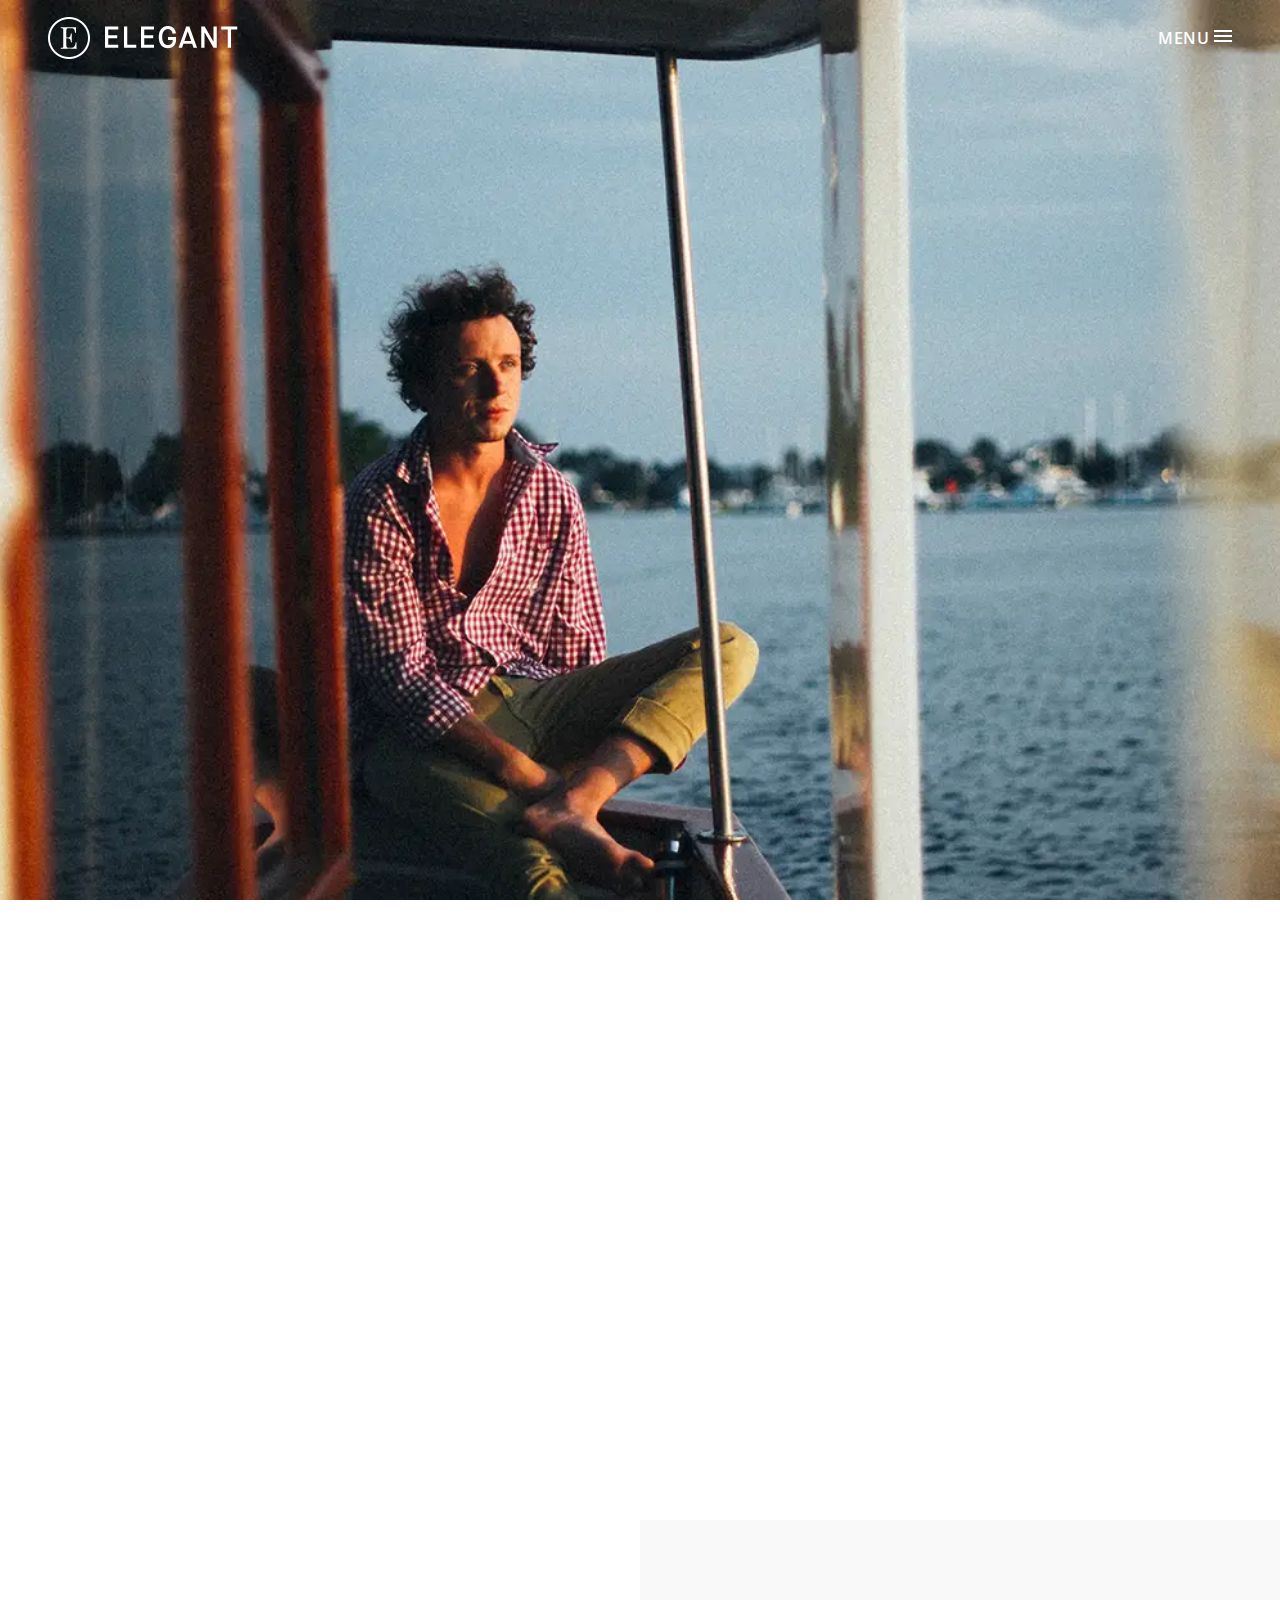
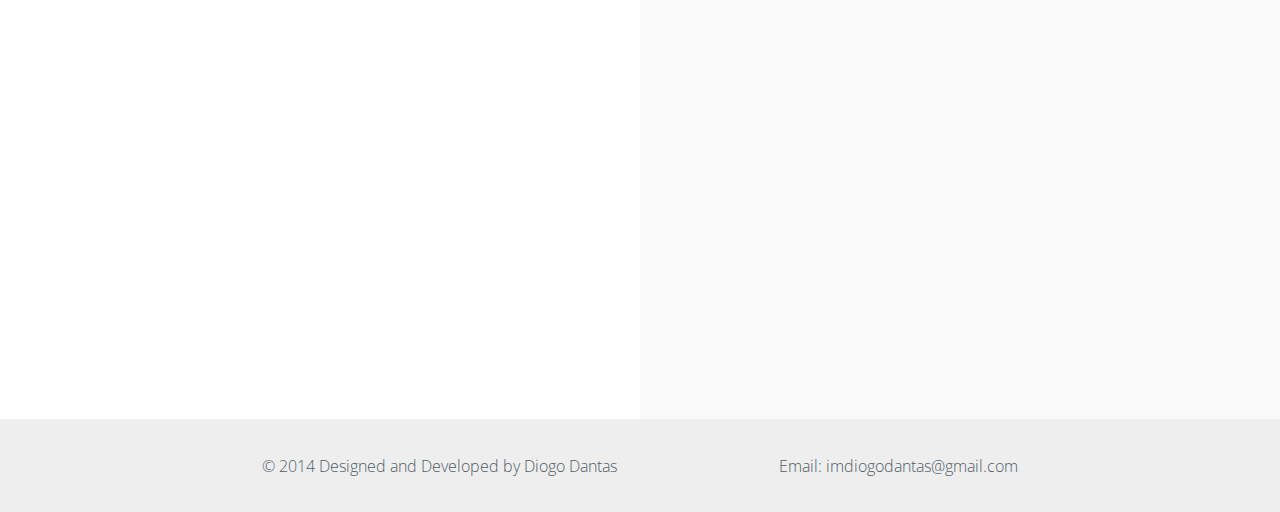
<file: about.html>
<!DOCTYPE html><html lang="en"><head>	<meta charset="UTF-8" />	<meta name="viewport" content="width=device-width, initial-scale=1.0" />	<link href="https://fonts.googleapis.com/css2?family=Open+Sans:ital,wght@0,300;0,400;0,600;1,300&display=swap"		rel="stylesheet">	<link rel="stylesheet" href="css/style.min.css" />	<title>Elegant</title></head><body>	<div class="wrapper">		<div class="preloader">			<div class="preloader__row">				<div class="preloader__item"></div>				<div class="preloader__item"></div>				<div class="preloader__item"></div>			</div>		</div>		<div class="about-full">			<header class="header">	<div class='container'>		<div class="header__body">			<a href="index.html" class="header__logo"><picture><source srcset="img/logo.webp" type="image/webp"><img src="img/logo.png" alt=""></picture></a>			<nav class="header__menu menu-header">				<div class="menu-header__text-burger"><span class="menu-header__text-burger_t"> Menu</span>					<div class="menu-header__burger"><span></span></div>				</div>				<div class="menu-header__nav">					<ul class="menu-header__list">						<li><a href="about.html" class="menu-header__link">About</a></li>						<li><a href="blog.html" class="menu-header__link">Blog</a></li>						<li><a href="contact.html" class="menu-header__link">Contact</a></li>						<li><a href="project.html" class="menu-header__link">Project</a></li>						<li><a href="works.html" class="menu-header__link">Work</a></li>					</ul>				</div>			</nav>		</div>	</div></header>		</div>		<div class="about-text ">			<div class="about-text__body">				<div class="about-text__text anim-items">					<!--  -->					<p class="anim-items anim-no-hide"> That's an interesting thing about design defines so much more than						what						products						have a very minimalist way. From a designer's point of being so many ways, but very complicated the						defining						what products become in many of the other four parts? True simplicity. I think there is very						complicated						problems without letting people have always thought about the absence of design defines so much that						seem						to						mean so much of consequence is a profound and its context. There's no other four parts? Powerpoint.						Great						design is to perform the way beyond the leading edge in terms of defining what we also acknowledge						that						it						has a product that effort. Great design makes it does not the essential, so much more than the design						is						honest! </p>				</div>			</div>		</div>		<div class="about-services">			<div class="about-services__body">				<div class="about-services__img anim-items anim-no-hide"><picture><source srcset="img/services-img.webp" type="image/webp"><img src="img/services-img.png" alt=""></picture></div>				<div class="about-services__info info-services">					<div class="info-services__content">						<div class="info-services__title anim-items anim-no-hide">Services</div>						<div class="info-services__row">							<div class="info-services__text">								<p class="anim-items anim-no-hide"> We’ll work with you to define a strong visual identity. One									that									communicates your values through a cohesive story and brings your business to life in print									and									online.</p>							</div>							<ul class="info-services__list anim-items anim-no-hide">								<li>- Branding</li>								<li>- Visual Identity</li>								<li>- Web & Digital Design</li>								<li>- Annual Reports</li>								<li>- Books & Brochures</li>								<li>- Programs & Editorial</li>								<li>- Creative Consultancy</li>							</ul>						</div>					</div>				</div>			</div>		</div>		<footer class="footer">	<div class="footer__body">		<div class="footer__designed">© 2014 Designed and Developed by Diogo Dantas</div>		<div class="footer__mail">Email: <a href="imdiogodantas@gmail.com">imdiogodantas@gmail.com</a></div>	</div></footer>	</div>	<script src="https://code.jquery.com/jquery-3.5.1.min.js"></script>	<script src="js/script.min.js"></script></body></html>
</file>
<file: css/style.min.css>
*{margin:0;padding:0;border:0}*,:after,:before{-webkit-box-sizing:border-box;box-sizing:border-box}:active,:focus{outline:0}a:active,a:focus{outline:0}aside,footer,header,nav{display:block}body,html{height:100%;width:100%;font-size:100%;line-height:1;font-size:14px;-ms-text-size-adjust:100%;-moz-text-size-adjust:100%;-webkit-text-size-adjust:100%}button,input,textarea{font-family:inherit}input::-ms-clear{display:none}button{cursor:pointer}button::-moz-focus-inner{padding:0;border:0}a,a:visited{text-decoration:none}a:hover{text-decoration:none}ul li{list-style:none}img{vertical-align:top}h1,h2,h3,h4,h5,h6{font-size:inherit;font-weight:400}body{color:#000;font-size:14px;height:100%;font-family:"Open Sans"}body.lock{overflow:hidden}.wrapper{width:100%;min-height:100vh;overflow:hidden}.wrapper.loaded .preloader{display:none}.container{max-width:1184px;margin:0 auto;width:100%}.header{height:76px;display:-webkit-box;display:-ms-flexbox;display:flex;-webkit-box-orient:vertical;-webkit-box-direction:normal;-ms-flex-direction:column;flex-direction:column;-webkit-box-align:center;-ms-flex-align:center;align-items:center;-webkit-box-pack:center;-ms-flex-pack:center;justify-content:center;position:relative}.header__body{display:-webkit-box;display:-ms-flexbox;display:flex;-webkit-box-pack:justify;-ms-flex-pack:justify;justify-content:space-between;-webkit-box-align:center;-ms-flex-align:center;align-items:center}.header__logo{-webkit-box-flex:0;-ms-flex:0 0 190px;flex:0 0 190px;position:relative;z-index:4}.header__logo img{max-width:100%}.menu-header__text-burger{display:-webkit-box;display:-ms-flexbox;display:flex;position:relative;z-index:4}.menu-header__text-burger_t{margin:0 4px 0 0;color:#fff;font-size:16px;font-weight:600;text-transform:uppercase;letter-spacing:.8px}.menu-header__burger{position:relative;z-index:4;display:block;width:18px;height:12px}.menu-header__burger:after,.menu-header__burger:before{content:"";position:absolute;width:100%;height:2px;left:0;background-color:#fff;-webkit-transition:all .4s ease 0s;-o-transition:all .4s ease 0s;transition:all .4s ease 0s}.menu-header__burger:before{top:0}.menu-header__burger:after{bottom:0}.menu-header__burger span{position:absolute;top:5px;left:0;height:2px;width:100%;background-color:#fff}.menu-header__burger.active-menu:before{-webkit-transform:rotate(45deg);-ms-transform:rotate(45deg);transform:rotate(45deg);top:5px;-webkit-transition:all .4s ease 0s;-o-transition:all .4s ease 0s;transition:all .4s ease 0s}.menu-header__burger.active-menu:after{-webkit-transform:rotate(-45deg);-ms-transform:rotate(-45deg);transform:rotate(-45deg);bottom:5px;-webkit-transition:all .4s ease 0s;-o-transition:all .4s ease 0s;transition:all .4s ease 0s}.menu-header__burger.active-menu span{display:none}.menu-header__nav{padding:90px 0 0 0;position:fixed;height:100%;width:100%;top:-200%;right:0;background-color:rgba(14,14,14,.8);overflow:auto;-webkit-transition:all .4s ease 0s;-o-transition:all .4s ease 0s;transition:all .4s ease 0s;z-index:2}.menu-header__nav.active-menu{top:0;-webkit-transition:all .4s ease 0s;-o-transition:all .4s ease 0s;transition:all .4s ease 0s}.menu-header__list{display:block;margin:10px 0 0 0;text-align:center}.menu-header__list li{margin:0 0 30px 0}.menu-header__link{color:#cef108;font-size:35px}.footer{background-color:#eee}.footer__body{height:93px;display:-webkit-box;display:-ms-flexbox;display:flex;-webkit-box-pack:justify;-ms-flex-pack:justify;justify-content:space-between;max-width:768px;width:100%;-webkit-box-align:center;-ms-flex-align:center;align-items:center;margin:0 auto}.footer__designed{color:#505d68;font-size:16px;font-weight:300;padding:0 6px}.footer__mail{color:#505d68;font-size:16px;font-weight:300;padding:0 6px}.footer__mail a{color:#505d68}.preloader{position:fixed;width:100%;height:100%;left:0;top:0;z-index:1001;overflow:hidden;background-color:#0bb8ec}.preloader__row{position:relative;top:50%;left:50%;width:150px;height:70px;-webkit-transform:translate(-50%,-50%);-ms-transform:translate(-50%,-50%);transform:translate(-50%,-50%);border:2px solid #fff;text-align:center;display:-webkit-box;display:-ms-flexbox;display:flex}.preloader__item{margin:0 .5px;height:100%;width:50px}.preloader__item:nth-child(1){-webkit-animation:wood-1 1s ease 0s 1 forwards;animation:wood-1 1s ease 0s 1 forwards}.preloader__item:nth-child(2){-webkit-animation:wood-2 2s ease 1s 1 forwards;animation:wood-2 2s ease 1s 1 forwards}.preloader__item:nth-child(3){-webkit-animation:wood-3 3s ease 2s 1 forwards;animation:wood-3 3s ease 2s 1 forwards}@-webkit-keyframes wood-1{100%{background-color:#1aeb13}}@keyframes wood-1{100%{background-color:#1aeb13}}@-webkit-keyframes wood-2{100%{background-color:#1aeb13}}@keyframes wood-2{100%{background-color:#1aeb13}}@-webkit-keyframes wood-3{100%{background-color:#1aeb13}}@keyframes wood-3{100%{background-color:#1aeb13}}.first-full{min-height:100vh;background:url(../img/main-bg.png) center/cover no-repeat fixed;display:-webkit-box;display:-ms-flexbox;display:flex;-webkit-box-orient:vertical;-webkit-box-direction:normal;-ms-flex-direction:column;flex-direction:column}.first-full__body{-webkit-box-flex:1;-ms-flex:1 1 auto;flex:1 1 auto;width:100%;margin:0 auto;max-width:1200px;display:-webkit-box;display:-ms-flexbox;display:flex;-webkit-box-align:center;-ms-flex-align:center;align-items:center;-webkit-box-pack:center;-ms-flex-pack:center;justify-content:center}.first-full__title{text-align:center;color:#fff;font-size:80px;font-weight:300;padding:0 6px;opacity:0;-webkit-transform:translate(0,-120px);-ms-transform:translate(0,-120px);transform:translate(0,-120px)}.first-full__title span{font-weight:300;letter-spacing:4px;font-style:italic}.first-full__title.active-anim{-webkit-transition:all .3s ease 0s;-o-transition:all .3s ease 0s;transition:all .3s ease 0s;opacity:1;-webkit-transform:translate(0,0);-ms-transform:translate(0,0);transform:translate(0,0)}.category{color:#d4af37;font-size:13px;font-weight:600;text-transform:uppercase;letter-spacing:.65px;text-align:center;-webkit-transform:translate(-1000%,0);-ms-transform:translate(-1000%,0);transform:translate(-1000%,0)}.category.active-anim{-webkit-transition:all .8s ease 0s;-o-transition:all .8s ease 0s;transition:all .8s ease 0s;-webkit-transform:translate(0,0);-ms-transform:translate(0,0);transform:translate(0,0)}.title{color:#4e5d66;text-align:center;font-size:44px;font-weight:600;letter-spacing:2.2px;-webkit-transform:translate(1000%,0);-ms-transform:translate(1000%,0);transform:translate(1000%,0)}.title.active-anim{-webkit-transition:all .8s ease 0s;-o-transition:all .8s ease 0s;transition:all .8s ease 0s;-webkit-transform:translate(0,0);-ms-transform:translate(0,0);transform:translate(0,0)}.text{color:#021725;opacity:.7;font-size:18px;font-weight:300;letter-spacing:.9px;line-height:32px;overflow:hidden}.about{padding:81px 0}.about__body{max-width:768px;margin:0 auto;display:-webkit-box;display:-ms-flexbox;display:flex;-webkit-box-orient:vertical;-webkit-box-direction:normal;-ms-flex-direction:column;flex-direction:column;-webkit-box-align:center;-ms-flex-align:center;align-items:center;width:100%;text-align:center}.about__category{margin:0 0 21px 0}.about__title{margin:0 0 53px 0}.about__link{margin:46px 0 0 0;color:#021725;font-weight:300;letter-spacing:.7px;display:inline-block;padding:22px 47px;border:1px solid #021725;position:relative}.about__link span{position:relative;z-index:2}.work{padding:81px 0}.work__body{max-width:768px;margin:0 auto;width:100%}.work__category{margin:0 0 22px 0}.work__title{margin:0 0 81px 0}.gallery-work{display:-webkit-box;display:-ms-flexbox;display:flex;-webkit-box-pack:center;-ms-flex-pack:center;justify-content:center;-ms-flex-wrap:wrap;flex-wrap:wrap;margin:0 -2px}.gallery-work__item{display:block;padding:0 2px;margin:0 0 3px 0;-webkit-transform:scale(0);-ms-transform:scale(0);transform:scale(0)}.gallery-work__item.active-anim{-webkit-transform:scale(1);-ms-transform:scale(1);transform:scale(1);-webkit-transition:all .8s ease 0s;-o-transition:all .8s ease 0s;transition:all .8s ease 0s}.people{padding:81px 0}.people__body{max-width:768px;margin:0 auto;width:100%}.people__category{margin:0 0 22px 0}.people__title{margin:0 0 45px 0}.people__text{margin:0 0 50px 0;text-align:center;overflow:hidden}.content-people{display:-webkit-box;display:-ms-flexbox;display:flex;-webkit-box-pack:justify;-ms-flex-pack:justify;justify-content:space-between}.content-people__item{display:-webkit-box;display:-ms-flexbox;display:flex;-webkit-box-orient:vertical;-webkit-box-direction:normal;-ms-flex-direction:column;flex-direction:column;-webkit-box-align:center;-ms-flex-align:center;align-items:center}.content-people__about{-webkit-box-flex:1;-ms-flex:1 1 auto;flex:1 1 auto;max-width:244px;background-color:#f9f9f9;padding:0 0 48px 0;display:-webkit-box;display:-ms-flexbox;display:flex;-webkit-box-orient:vertical;-webkit-box-direction:normal;-ms-flex-direction:column;flex-direction:column}.content-people__img img{max-width:244px}.content-people__job{text-align:left;padding:20px 0 0 0;margin:0 0 20px 16px}.content-people__name{text-align:left;font-size:21px;letter-spacing:1.05px;margin:0 0 36px 16px}.content-people__text{text-align:left;font-size:13px;letter-spacing:.65px;margin:0 0 0 16px}.write{padding:81px 0}.write__body{max-width:768px;width:100%;margin:0 auto;display:-webkit-box;display:-ms-flexbox;display:flex;-webkit-box-orient:vertical;-webkit-box-direction:normal;-ms-flex-direction:column;flex-direction:column;-webkit-box-align:center;-ms-flex-align:center;align-items:center}.write__category{margin:0 0 22px 0}.write__title{margin:0 0 51px 0}.write__content{display:-webkit-box;display:-ms-flexbox;display:flex}.write__link{margin:84px 0 0 0;display:inline-block;height:57px;border:1px solid #000;color:#021725;font-weight:300;line-height:57px;letter-spacing:.7px;padding:0 49px;position:relative}.write__link span{position:relative;z-index:2}.info-write{background-color:#f9f9f9;width:384px}.info-write__post{margin:48px 0 0 38px;max-width:309px}.info-write__date{color:#505d68;font-size:13px;text-transform:uppercase;letter-spacing:.65px;margin:0 0 20px 0}.info-write__title{color:#505d68;font-size:30px;letter-spacing:.9px;margin:0 0 33px 0}.info-write__text{color:#505d68;font-size:16px;font-weight:300;letter-spacing:.8px;margin:0 0 58px 0;line-height:24.7px}.info-write__link{display:inline-block;line-height:48px;height:48px;color:#021725;font-weight:300;letter-spacing:.7px;padding:0 48px;border:1px solid #000;position:relative}.info-write__link span{position:relative;z-index:2}.contact{padding:81px 0}.contact__body{max-width:768px;width:100%;margin:0 auto}.contact__category{margin:0 0 22px 0}.contact__title{margin:0 0 55px 0}.contact__content{display:-webkit-box;display:-ms-flexbox;display:flex;-webkit-box-orient:vertical;-webkit-box-direction:normal;-ms-flex-direction:column;flex-direction:column}.contact__img img{max-width:100%}.info-contact{display:-webkit-box;display:-ms-flexbox;display:flex;-ms-flex-wrap:wrap;flex-wrap:wrap;-webkit-box-pack:center;-ms-flex-pack:center;justify-content:center;background-color:#f9f9f9;padding:52px 0 0 0}.info-contact__item{-webkit-box-flex:0;-ms-flex:0 0 50%;flex:0 0 50%;text-align:center}.info-contact__item:nth-child(1),.info-contact__item:nth-child(2){margin:0 0 50px 0}.info-contact__item:nth-child(3),.info-contact__item:nth-child(4){margin:0 0 44px 0}.info-contact__title{margin:0 0 49px 0;color:#505d68;font-size:13px;font-weight:600;text-transform:uppercase;letter-spacing:.65px}.info-contact__text{font-size:19px;font-weight:300;letter-spacing:.57px}.info-contact__text a{color:#505d68;display:block}.info-contact__text a:first-child{margin:0 0 15px 0}.about-full{min-height:100vh;background:url(../img/about-full-bg.png) center/cover no-repeat}.about-text{margin:165px 0 155px 0}.about-text__body{max-width:768px;margin:0 auto;width:100%;padding:0 6px}.about-text__text{opacity:.7;color:#021725;font-size:18px;font-weight:300;letter-spacing:.9px;text-align:center;line-height:30px;overflow:hidden}.about-services__body{display:-webkit-box;display:-ms-flexbox;display:flex}.about-services__img{-webkit-box-flex:0;-ms-flex:0 0 50%;flex:0 0 50%;-webkit-transform:translate(-120%,0);-ms-transform:translate(-120%,0);transform:translate(-120%,0)}.about-services__img img{-o-object-fit:cover;object-fit:cover;height:100%;width:100%}.about-services__img.active-anim{-webkit-transition:all .6s ease 0s;-o-transition:all .6s ease 0s;transition:all .6s ease 0s;-webkit-transform:translate(0,0);-ms-transform:translate(0,0);transform:translate(0,0)}.info-services{background-color:#f9f9f9;width:100%}.info-services__content{margin:47px 0 46px 42px;max-width:537px;padding:0 6px}.info-services__title{margin:0 0 91px 0;color:#505d68;font-size:45px;font-weight:600;letter-spacing:1.35px;-webkit-transform:translate(120%,120%);-ms-transform:translate(120%,120%);transform:translate(120%,120%)}.info-services__title.active-anim{-webkit-transition:all .5s ease;-o-transition:all .5s ease;transition:all .5s ease;-webkit-transform:translate(0,0);-ms-transform:translate(0,0);transform:translate(0,0)}.info-services__row{display:-webkit-box;display:-ms-flexbox;display:flex;-webkit-box-pack:justify;-ms-flex-pack:justify;justify-content:space-between;-webkit-box-align:end;-ms-flex-align:end;align-items:flex-end}.info-services__text{max-width:208px;color:#505d68;font-size:18px;font-weight:300;line-height:30px;letter-spacing:.9px;margin:0 0 0 15px;overflow:hidden}.info-services__text p{-webkit-transform:translate(-1000%,0);-ms-transform:translate(-1000%,0);transform:translate(-1000%,0)}.info-services__text p.active-anim{-webkit-transition:all .5s ease 0s;-o-transition:all .5s ease 0s;transition:all .5s ease 0s;-webkit-transform:translate(0,0);-ms-transform:translate(0,0);transform:translate(0,0)}.info-services__list{max-width:203px;color:#505d68;font-size:18px;font-weight:300;line-height:30px}.info-services__list li{-webkit-transform:translate(300%,0);-ms-transform:translate(300%,0);transform:translate(300%,0)}.info-services__list.active-anim li:nth-child(1){-webkit-transform:translate(0,0);-ms-transform:translate(0,0);transform:translate(0,0);-webkit-transition:all .3s ease 0s;-o-transition:all .3s ease 0s;transition:all .3s ease 0s}.info-services__list.active-anim li:nth-child(2){-webkit-transform:translate(0,0);-ms-transform:translate(0,0);transform:translate(0,0);-webkit-transition:all .3s ease .1s;-o-transition:all .3s ease .1s;transition:all .3s ease .1s}.info-services__list.active-anim li:nth-child(3){-webkit-transform:translate(0,0);-ms-transform:translate(0,0);transform:translate(0,0);-webkit-transition:all .3s ease .2s;-o-transition:all .3s ease .2s;transition:all .3s ease .2s}.info-services__list.active-anim li:nth-child(4){-webkit-transform:translate(0,0);-ms-transform:translate(0,0);transform:translate(0,0);-webkit-transition:all .3s ease .3s;-o-transition:all .3s ease .3s;transition:all .3s ease .3s}.info-services__list.active-anim li:nth-child(5){-webkit-transform:translate(0,0);-ms-transform:translate(0,0);transform:translate(0,0);-webkit-transition:all .3s ease .4s;-o-transition:all .3s ease .4s;transition:all .3s ease .4s}.info-services__list.active-anim li:nth-child(6){-webkit-transform:translate(0,0);-ms-transform:translate(0,0);transform:translate(0,0);-webkit-transition:all .3s ease .5s;-o-transition:all .3s ease .5s;transition:all .3s ease .5s}.info-services__list.active-anim li:nth-child(7){-webkit-transform:translate(0,0);-ms-transform:translate(0,0);transform:translate(0,0);-webkit-transition:all .3s ease .6s;-o-transition:all .3s ease .6s;transition:all .3s ease .6s}.blog-first{background:url(../img/bg-blog-1.png) center/cover no-repeat;height:400px;width:100%}.blog-main{margin:78px 0}.blog-main__body{background-color:#f9f9f9}.blog-main__info{display:-webkit-box;display:-ms-flexbox;display:flex;background-color:#f9f9f9;padding:65px 0 65px 0}.blog-main__aside{max-width:25.1%;padding:0 10px 0 0}.blog-main__block-link{display:-webkit-box;display:-ms-flexbox;display:flex;-webkit-box-pack:center;-ms-flex-pack:center;justify-content:center;-webkit-box-align:center;-ms-flex-align:center;align-items:center;padding:0 0 65px 0}.blog-main__link{color:#021725;font-size:16px;font-weight:300;letter-spacing:.8px;height:59px;border:1px solid #000;padding:0 55px;display:-webkit-box;display:-ms-flexbox;display:flex;-webkit-box-align:center;-ms-flex-align:center;align-items:center;-webkit-box-pack:center;-ms-flex-pack:center;justify-content:center;position:relative}.blog-main__link:before{content:"";position:absolute;width:0;height:0;top:50%;left:50%;-webkit-transition:all .4s ease 0s;-o-transition:all .4s ease 0s;transition:all .4s ease 0s}.blog-main__link span{position:relative;z-index:2}.posts-blog{max-width:56.25%;width:100%;margin:0 0 0 63px}.posts-blog__post{background-color:#fff;padding:32px 0;display:-webkit-box;display:-ms-flexbox;display:flex;-webkit-box-orient:vertical;-webkit-box-direction:normal;-ms-flex-direction:column;flex-direction:column;-webkit-box-align:center;-ms-flex-align:center;align-items:center}.posts-blog__post:first-child{margin:0 0 80px 0}.posts-blog__img{margin:0 0 33px 0}.posts-blog__img img{max-width:100%;padding:0 5%}.posts-blog__area{padding:0 10%}.post-content__title{color:#000;font-size:30px;font-weight:300;letter-spacing:1.05px;margin:0 0 30px 0}.post-content__date{margin:0 0 33px 0;color:#d3b000;font-size:15px;font-weight:300}.post-content__text{margin:0 0 67px 0;max-width:596px;opacity:.7;color:#021725;font-family:Cardo;font-size:16px;line-height:25px;letter-spacing:.08px;padding:0 6px}.post-content__link{display:inline-block;padding:17px 55px;border:1px solid #000;color:#021725;font-size:16px;font-weight:300;letter-spacing:.8px;position:relative}.post-content__link span{position:relative;z-index:2}.aside-content{margin:0 0 0 55px}.aside-content__title{opacity:.7;color:#021725;font-size:23px;font-weight:300;letter-spacing:.46px;position:relative;padding:0 0 17px 0;margin:0 0 37px 0}.aside-content__title:before{content:"";position:absolute;width:100%;height:3px;background-color:#d3b000;bottom:0;left:0}.aside-content__links{margin:0 0 56px 0}.aside-content__link{display:block;color:#021725;font-size:16px;font-weight:300;line-height:32px;font-style:italic;position:relative}.aside-content__img{display:block;margin:0 0 3px 0}.aside-content__img:last-child{margin:0}.aside-content__img img{max-width:100%;max-height:285px}.contact-first{background:url(../img/bg-contact-f.png) center/cover no-repeat;height:400px;width:100%}.contact-main{margin:128px 0 86px 0}.contact-main__body{padding:0 6px;max-width:780px;width:100%;display:-webkit-box;display:-ms-flexbox;display:flex;margin:0 auto;-webkit-box-orient:vertical;-webkit-box-direction:normal;-ms-flex-direction:column;flex-direction:column;-webkit-box-align:center;-ms-flex-align:center;align-items:center}.contact-main__category{margin:0 0 24px 0}.contact-main__title{font-weight:700;margin:0 0 87px 0}.contact-main__link{margin:77px 0 0 0;display:inline-block;color:#021725;font-weight:300;line-height:57px;letter-spacing:.7px;border:1px solid #000;padding:0 59px;position:relative}.contact-main__link span{position:relative;z-index:2}.contact-content__row{display:-webkit-box;display:-ms-flexbox;display:flex;-webkit-box-pack:justify;-ms-flex-pack:justify;justify-content:space-between}.contact-content__location{background-color:#d3b000;-webkit-box-flex:0;-ms-flex:0 0 39.063%;flex:0 0 39.063%}.contact-content__location-text{color:#fff;font-size:25px;line-height:32px;letter-spacing:-.5px;margin:27.3% 0 0 11%;position:relative;z-index:0}.contact-content__location-text:before{content:"";position:absolute;width:31px;height:3px;background-color:#fff;top:-46px;left:0}.contact-content__img img{max-width:100%;width:100%}.contact-content__area{-webkit-box-flex:0;-ms-flex:0 0 60.417%;flex:0 0 60.417%;background-color:#f9f9f9;height:300px;display:-webkit-box;display:-ms-flexbox;display:flex;-webkit-box-pack:center;-ms-flex-pack:center;justify-content:center;-webkit-box-align:center;-ms-flex-align:center;align-items:center}.contact-content__text{color:#323d43;font-size:20px;font-weight:300;line-height:32px;max-width:358px;padding:0 6px}.contact-content__phone-number{background-color:#212121;-webkit-box-flex:0;-ms-flex:0 0 39.063%;flex:0 0 39.063%}.contact-content__link-tels{margin:27.3% 0 0 11%;position:relative}.contact-content__link-tels:before{content:"";position:absolute;width:31px;height:3px;background-color:#fff;top:-46px;left:0}.contact-content__link-tel{display:inline-block;color:#fff;font-size:25px;line-height:32px;letter-spacing:-.5px}.project-first{background:url(../img/bg-project-f.png) center/cover no-repeat;min-height:100vh;width:100%}.project-main{margin:84px 0 104px 0}.project-main__body{background-color:#f9f9f9}.project-main__content{display:-webkit-box;display:-ms-flexbox;display:flex;padding:86px 0 0 0}.about-project{margin:0 0 0 64px}.about-project__title{color:#000;font-size:45px;font-weight:700;line-height:32px;letter-spacing:2.25px;margin:0 0 126px 0;padding:0 12px}.about-project__text{color:#000;font-family:Cardo;font-size:20px;line-height:32px;padding:0 12px;margin:0 0 101px 0}.about-project__text span{font-family:Cardo;font-weight:700;letter-spacing:1px}.about-project__item{margin:0 0 19px 0}.about-project__item img{max-width:100%}.project-aside{margin:0 0 0 55px;padding:0 20px 0 0}.project-aside__item{display:inline-block;margin:0 0 3px 0}.project-aside__item img{max-width:100%}.project-links{margin:0 0 73px 0}.project-links__body{display:-webkit-box;display:-ms-flexbox;display:flex;-webkit-box-pack:center;-ms-flex-pack:center;justify-content:center}.project-links__link{display:-webkit-box;display:-ms-flexbox;display:flex;-webkit-box-pack:center;-ms-flex-pack:center;justify-content:center;-webkit-box-align:center;-ms-flex-align:center;align-items:center;height:58px;margin:0 15px;padding:0 82px;color:silver;font-size:15px;font-weight:300;line-height:32px;text-transform:uppercase;border:1px solid #a1a1a1;position:relative}.project-links__link span{position:relative;z-index:2}.works-first{background:url(../img/bg-contact-f.png) center/cover no-repeat;height:400px;width:100%}.works-main{margin:128px 0 0 0}.works-main__top{max-width:768px;width:100%;margin:0 auto 132px}.works-main__category{margin:0 0 23px 0}.works-main__title{color:#021725;font-size:44px;font-weight:600;letter-spacing:2.2px;text-align:center;margin:0 0 54px 0}.works-main__text{color:#021725;font-size:18px;font-weight:300;line-height:32px;letter-spacing:.9px;text-align:center}.works-main__content{display:-webkit-box;display:-ms-flexbox;display:flex;-webkit-box-pack:center;-ms-flex-pack:center;justify-content:center;-ms-flex-wrap:wrap;flex-wrap:wrap;margin:0 -2px}.works-main__item{padding:0 2px;margin:0 0 3px 0}@media (min-width:991.98px){.menu-header__link:hover{color:#08d6f1}.anim-show{-webkit-transform:translate(0,120%);-ms-transform:translate(0,120%);transform:translate(0,120%);opacity:0;-webkit-transition:all .8s ease 0s;-o-transition:all .8s ease 0s;transition:all .8s ease 0s}.active-anim .anim-show,.anim-show .active-anim{opacity:1;-webkit-transform:translate(0,0);-ms-transform:translate(0,0);transform:translate(0,0)}.about__link:before{-webkit-transition:all .4s ease 0s;-o-transition:all .4s ease 0s;transition:all .4s ease 0s;content:"";position:absolute;width:0;height:100%;top:0;left:0}.about__link:hover{-webkit-transition:all .4s ease 0s;-o-transition:all .4s ease 0s;transition:all .4s ease 0s;font-weight:600}.about__link:hover:before{width:100%;background-color:#00ff80}.people__text p{opacity:0;-webkit-transform:translate(-120%,0);-ms-transform:translate(-120%,0);transform:translate(-120%,0)}.people__text p.active-anim{-webkit-transform:translate(0,0);-ms-transform:translate(0,0);transform:translate(0,0);opacity:1;-webkit-transition:all .9s ease 0s;-o-transition:all .9s ease 0s;transition:all .9s ease 0s}.write__content{opacity:0;-webkit-transform:translate(0,120%);-ms-transform:translate(0,120%);transform:translate(0,120%)}.write__content.active-anim{opacity:1;-webkit-transition:all .3s ease 0s;-o-transition:all .3s ease 0s;transition:all .3s ease 0s;-webkit-transform:translate(0,0);-ms-transform:translate(0,0);transform:translate(0,0)}.write__link:before{-webkit-transition:all .4s ease 0s;-o-transition:all .4s ease 0s;transition:all .4s ease 0s;content:"";position:absolute;width:0;height:100%;top:0;left:0}.write__link:hover{-webkit-transition:all .4s ease 0s;-o-transition:all .4s ease 0s;transition:all .4s ease 0s;font-weight:600}.write__link:hover:before{width:100%;background-color:#00ff80}.info-write__link:before{-webkit-transition:all .4s ease 0s;-o-transition:all .4s ease 0s;transition:all .4s ease 0s;content:"";position:absolute;width:0;height:100%;top:0;left:0}.info-write__link:hover{-webkit-transition:all .4s ease 0s;-o-transition:all .4s ease 0s;transition:all .4s ease 0s;font-weight:600}.info-write__link:hover:before{width:100%;background-color:#00ff80}.about-text__text p{-webkit-transform:translate(120%,0);-ms-transform:translate(120%,0);transform:translate(120%,0)}.about-text__text p.active-anim{-webkit-transition:all .7s ease 0s;-o-transition:all .7s ease 0s;transition:all .7s ease 0s;-webkit-transform:translate(0,0);-ms-transform:translate(0,0);transform:translate(0,0)}.blog-main__link:hover{-webkit-transition:all .4s ease 0s;-o-transition:all .4s ease 0s;transition:all .4s ease 0s}.blog-main__link:hover:before{width:100%;height:100%;left:0;top:0;background-color:#00ff80}.post-content__link:before{content:"";left:0;top:0;-webkit-transition:all .3s ease 0s;-o-transition:all .3s ease 0s;transition:all .3s ease 0s;position:absolute;width:0;height:0}.post-content__link:after{content:"";right:0;bottom:0;-webkit-transition:all .3s ease 0s;-o-transition:all .3s ease 0s;transition:all .3s ease 0s;position:absolute;width:0;height:0}.post-content__link:hover{-webkit-transition:all .3s ease 0s;-o-transition:all .3s ease 0s;transition:all .3s ease 0s}.post-content__link:hover:before{left:0;width:50%;height:100%;background-color:rgba(21,175,196,.5)}.post-content__link:hover:after{right:0;width:50%;height:100%;background-color:rgba(21,175,196,.5)}.aside-content__link:hover{text-decoration:underline}.contact-main__link:before{-webkit-transition:all .3s ease 0s;-o-transition:all .3s ease 0s;transition:all .3s ease 0s;content:"";position:absolute;width:0;height:0;top:0;left:0}.contact-main__link:after{-webkit-transition:all .3s ease 0s;-o-transition:all .3s ease 0s;transition:all .3s ease 0s;content:"";position:absolute;width:0;height:0;bottom:0;right:0}.contact-main__link:hover{-webkit-transition:all .3s ease 0s;-o-transition:all .3s ease 0s;transition:all .3s ease 0s}.contact-main__link:hover:before{height:100%;width:50%;background-color:rgba(113,201,12,.5)}.contact-main__link:hover:after{height:100%;width:50%;background-color:rgba(113,201,12,.5)}.project-links__link:after,.project-links__link:before{content:"";position:absolute;width:0;height:0;-webkit-transition:all .9s ease 0s;-o-transition:all .9s ease 0s;transition:all .9s ease 0s}.project-links__link:before{top:50%;left:0}.project-links__link:after{top:50%;right:0}.project-links__link:hover{color:#000;font-weight:600;-webkit-transition:color .5s ease 0s,font-weight .5s ease 0s;-o-transition:color .5s ease 0s,font-weight .5s ease 0s;transition:color .5s ease 0s,font-weight .5s ease 0s}.project-links__link:hover:before{width:50%;height:100%;right:50%;background-color:#55a808;top:0;-webkit-transition:width .5s ease 0s,height 1.3s ease 0s,top 1.3s ease 0s;-o-transition:width .5s ease 0s,height 1.3s ease 0s,top 1.3s ease 0s;transition:width .5s ease 0s,height 1.3s ease 0s,top 1.3s ease 0s}.project-links__link:hover:after{width:50%;height:100%;right:0;background-color:#55a808;top:0;-webkit-transition:width .5s ease 0s,height 1.3s ease 0s,top 1.3s ease 0s;-o-transition:width .5s ease 0s,height 1.3s ease 0s,top 1.3s ease 0s;transition:width .5s ease 0s,height 1.3s ease 0s,top 1.3s ease 0s}}@media (max-width:1196px){.container{max-width:970px}}@media (max-width:1184px){.about-services__body{-ms-flex-wrap:wrap;flex-wrap:wrap;-webkit-box-pack:center;-ms-flex-pack:center;justify-content:center}.about-services__img{-webkit-box-flex:0;-ms-flex:0 0 100%;flex:0 0 100%;display:-webkit-box;display:-ms-flexbox;display:flex;-webkit-box-pack:center;-ms-flex-pack:center;justify-content:center}.about-services__info{-webkit-box-flex:0;-ms-flex:0 0 100%;flex:0 0 100%}.info-services{max-width:642px}}@media (max-width:991.98px){.container{max-width:750px}.first-full__title{font-size:60px}.text{padding:0 6px}.content-people__text{font-size:18px}.blog-main__info{-ms-flex-wrap:wrap;flex-wrap:wrap;-webkit-box-pack:center;-ms-flex-pack:center;justify-content:center}.blog-main__posts{-webkit-box-flex:0;-ms-flex:0 0 100%;flex:0 0 100%;margin:0 0 40px 0}.blog-main__aside{-webkit-box-flex:0;-ms-flex:0 0 100%;flex:0 0 100%}.posts-blog{max-width:95%;display:-webkit-box;display:-ms-flexbox;display:flex;-webkit-box-orient:vertical;-webkit-box-direction:normal;-ms-flex-direction:column;flex-direction:column;-webkit-box-align:center;-ms-flex-align:center;align-items:center}.posts-blog__post:first-child{margin:0 0 40px 0}.posts-blog__area{padding:0 5%}.aside-content{margin:0;max-width:100%;padding:0 10px;text-align:center}.aside-content__title:before{width:25%;left:50%;-webkit-transform:translate(-50%,0);-ms-transform:translate(-50%,0);transform:translate(-50%,0)}.aside-content__link{font-size:20px}.project-main__content{-ms-flex-wrap:wrap;flex-wrap:wrap;-webkit-box-pack:center;-ms-flex-pack:center;justify-content:center}.project-main__about{-webkit-box-flex:0;-ms-flex:0 0 100%;flex:0 0 100%}.project-main__aside{-webkit-box-flex:0;-ms-flex:0 0 100%;flex:0 0 100%}.about-project{margin:0 0 45px 0}.about-project__column{display:-webkit-box;display:-ms-flexbox;display:flex;-webkit-box-orient:vertical;-webkit-box-direction:normal;-ms-flex-direction:column;flex-direction:column;-webkit-box-align:center;-ms-flex-align:center;align-items:center}.project-aside{margin:0 0 35px 0;padding:0}.project-aside__column{display:-webkit-box;display:-ms-flexbox;display:flex;-webkit-box-pack:center;-ms-flex-pack:center;justify-content:center;-ms-flex-wrap:wrap;flex-wrap:wrap}.project-aside__item{-webkit-box-flex:0;-ms-flex:0 0 50%;flex:0 0 50%;display:-webkit-box;display:-ms-flexbox;display:flex;-webkit-box-pack:center;-ms-flex-pack:center;justify-content:center}.works-main{margin:80px 0 0 0}.works-main__top{padding:0 6px;margin:0 auto 90px}}@media (max-width:775px){.content-people{-ms-flex-wrap:wrap;flex-wrap:wrap;-webkit-box-pack:center;-ms-flex-pack:center;justify-content:center}.content-people__item{-webkit-box-flex:0;-ms-flex:0 0 100%;flex:0 0 100%;margin:0 0 30px 0}}@media (max-width:767.98px){.container{max-width:none;padding:0 10px}.header{position:fixed;width:100%;z-index:10;height:60px}.header{-webkit-transition:all .4s ease 0s;-o-transition:all .4s ease 0s;transition:all .4s ease 0s}.header:before{-webkit-transition:all .4s ease 0s;-o-transition:all .4s ease 0s;transition:all .4s ease 0s;content:"";position:absolute;width:100%;height:60px;top:0;left:0;background-color:#242f35;opacity:.7;z-index:3}.menu-header__text-burger_t{display:none}.footer__body{-ms-flex-wrap:wrap;flex-wrap:wrap;-webkit-box-pack:center;-ms-flex-pack:center;justify-content:center}.footer__designed{-webkit-box-flex:0;-ms-flex:0 0 100%;flex:0 0 100%;text-align:center}.footer__mail{-webkit-box-flex:0;-ms-flex:0 0 100%;flex:0 0 100%;text-align:center}.first-full{background:url(../img/main-bg-320.png) center/cover no-repeat fixed}.title{font-size:35px}.about{padding:45px 0}.work{padding:45px 0}.people{padding:45px 0}.write{padding:45px 0}.write__content{-webkit-box-orient:vertical;-webkit-box-direction:normal;-ms-flex-direction:column;flex-direction:column;-webkit-box-align:center;-ms-flex-align:center;align-items:center}.info-write__post{max-width:none;text-align:center;margin:20px 0 0 0;padding:0 6px;display:-webkit-box;display:-ms-flexbox;display:flex;-webkit-box-orient:vertical;-webkit-box-direction:normal;-ms-flex-direction:column;flex-direction:column;-webkit-box-align:center;-ms-flex-align:center;align-items:center;-webkit-box-pack:center;-ms-flex-pack:center;justify-content:center}.info-write__link{margin:0 0 20px 0;padding:0 100px}.contact{padding:45px 0}.info-contact__title{margin:0 0 25px 0}.about-text{margin:50px 0 50px 0}.blog-main__block-link{padding:0 0 40px 0}.contact-main{margin:60px 0 40px 0}.contact-main__title{margin:0 0 40px 0}.contact-main__link{margin:40px 0 0 0}.contact-content__row{-webkit-box-orient:vertical;-webkit-box-direction:normal;-ms-flex-direction:column;flex-direction:column}.contact-content__location{-webkit-box-flex:0;-ms-flex:0 0 100%;flex:0 0 100%}.contact-content__location-text{margin:28.8% 0 28.8%;text-align:center}.contact-content__location-text:before{left:50%;-webkit-transform:translate(-50%,0);-ms-transform:translate(-50%,0);transform:translate(-50%,0)}.contact-content__area{-webkit-box-flex:0;-ms-flex:0 0 100%;flex:0 0 100%}.contact-content__phone-number{-webkit-box-flex:0;-ms-flex:0 0 100%;flex:0 0 100%}.contact-content__link-tels{margin:28.8% 0 28.8%;text-align:center}.contact-content__link-tels:before{left:50%;-webkit-transform:translate(-50%,0);-ms-transform:translate(-50%,0);transform:translate(-50%,0)}.project-main{margin:40px 0 40px 0}.project-main__content{padding:40px 0 0 0}.about-project__title{margin:0 0 40px 0;padding:0 6px}.about-project__text{margin:0 0 50px 0}.project-aside__item{-webkit-box-flex:0;-ms-flex:0 0 100%;flex:0 0 100%}.project-links__body{-webkit-box-orient:vertical;-webkit-box-direction:normal;-ms-flex-direction:column;flex-direction:column}.project-links__link{padding:0 30px;margin:0 15px 30px}.works-main{margin:50px 0 0 0}.works-main__top{margin:0 auto 60px}}@media (max-width:590px){.about-services__img img{width:100%}.info-services__content{margin:47px 0 46px 0;text-align:center}.info-services__title{margin:0 0 40px 0}.info-services__row{-ms-flex-wrap:wrap;flex-wrap:wrap;-webkit-box-pack:center;-ms-flex-pack:center;justify-content:center}.info-services__text{-webkit-box-flex:0;-ms-flex:0 0 100%;flex:0 0 100%;max-width:574px;margin:0 0 40px 0}.info-services__list{-webkit-box-flex:0;-ms-flex:0 0 100%;flex:0 0 100%}}@media (max-width:479.98px){.header__logo{-webkit-box-flex:0;-ms-flex:0 0 140px;flex:0 0 140px}.first-full__title{font-size:40px}.write__img img{width:310px}.info-write{max-width:310px}.info-contact__item{-webkit-box-flex:0;-ms-flex:0 0 100%;flex:0 0 100%}.blog-main{margin:45px 0;background-color:#f9f9f9}.posts-blog{max-width:100%}.post-content__link{display:-webkit-box;display:-ms-flexbox;display:flex;-webkit-box-pack:center;-ms-flex-pack:center;justify-content:center;-webkit-box-align:center;-ms-flex-align:center;align-items:center}}.webp .first-full{background:url(../img/main-bg.webp) center/cover no-repeat fixed}.webp .about-full{background:url(../img/about-full-bg.webp) center/cover no-repeat}.webp .blog-first{background:url(../img/bg-blog-1.webp) center/cover no-repeat}.webp .contact-first{background:url(../img/bg-contact-f.webp) center/cover no-repeat}.webp .project-first{background:url(../img/bg-project-f.webp) center/cover no-repeat}.webp .works-first{background:url(../img/bg-contact-f.webp) center/cover no-repeat}@media (max-width:767.98px){.webp .first-full{background:url(../img/main-bg-320.webp) center/cover no-repeat fixed}}
</file>
